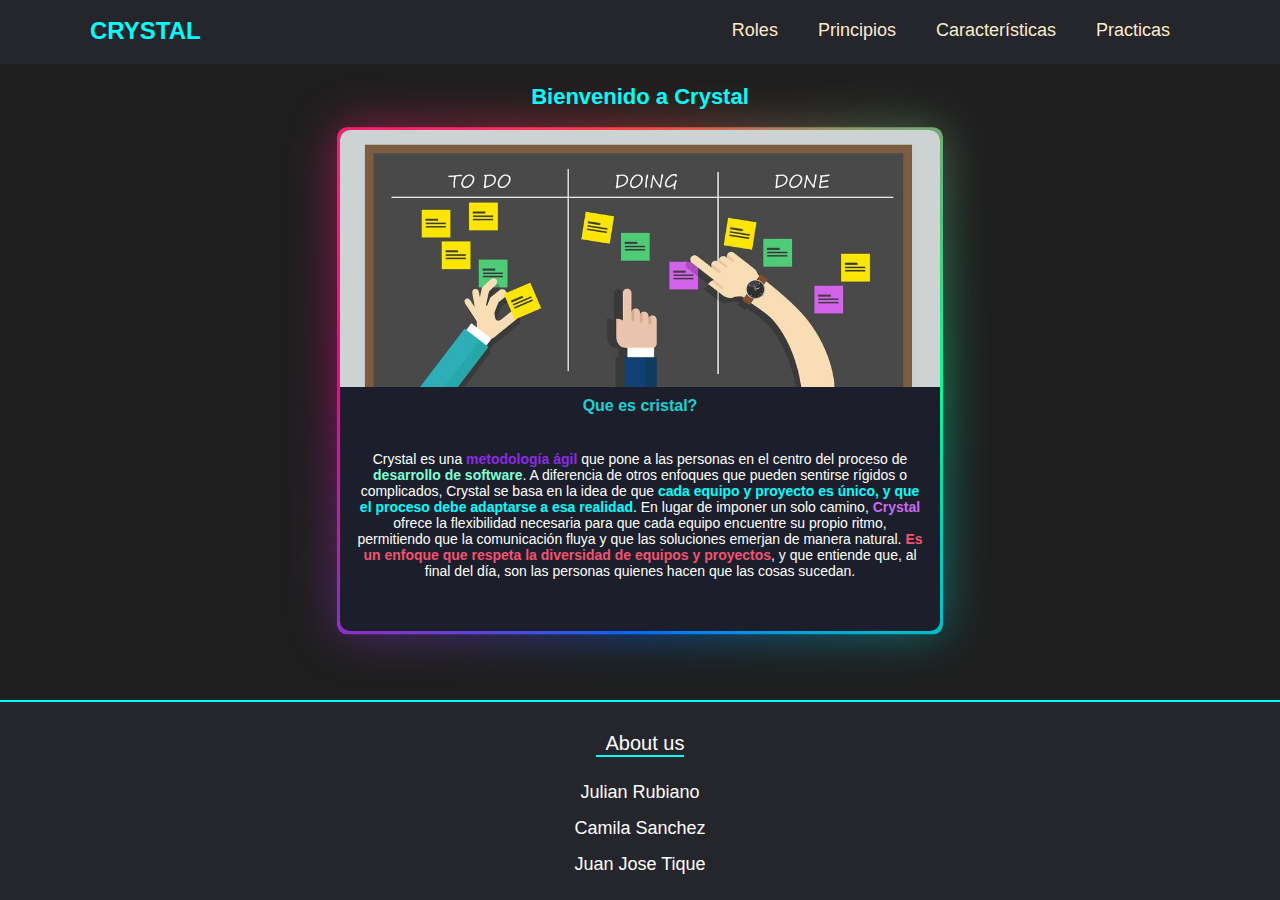
<file: index.html>
<!DOCTYPE html>
<html lang="es">
<head>
    <meta charset="UTF-8">
    <meta name="viewport" content="width=device-width, initial-scale=1.0">
    <title>Metodología Ágil Crystal</title>
    <link rel="icon" href="./Assets/bokuno.webp">
    <link rel="stylesheet" href="styles.css">
</head>
<body>
    <header>
      <div class="back">
        <div class="menu container">
          <a href="index.html" class="logo">Crystal</a>
          <input type="checkbox" id="menu">
          <label for="menu">
            <img src="./Assets/bokuno.webp" class="menu-icono" alt="yo">
          </label>
          <nav class="navbar">
            <ul>
              <li><a href="roles.html">Roles</a></li>
              <li><a href="principios.html">Principios</a></li>
              <li><a href="caracteristicas.html">Características</a></li>
              
              <li><a href="practicas.html">Practicas</a></li>
            </ul>
          </nav>

        </div>
      </div>
    </header>

    <section>
        <div class="content">
            <h2>Bienvenido a Crystal</h2>
            <div class="card">
              <img src="./Assets/crystal.jpg" alt="yo">
              <div>
                <h3>Que es cristal?</h3><br><br>
                <p>
                  Crystal es una <strong style="color: blueviolet;" >metodología ágil </strong>que pone a las personas en el centro del proceso de <strong style="color: aquamarine;">desarrollo de software</strong>. A diferencia de otros enfoques que pueden sentirse rígidos o complicados, Crystal se basa en la idea de que <strong style="color: cyan;">cada equipo y proyecto es único, y que el proceso debe adaptarse a esa realidad</strong>.
                  En lugar de imponer un solo camino, <Strong style="color: color-mix(in srgb-linear, rgb(233, 125, 233) 70% , blue);">Crystal</Strong> ofrece la flexibilidad necesaria para que cada equipo encuentre su propio ritmo, permitiendo que la comunicación fluya y que las soluciones emerjan de manera natural. <Strong style="color: rgb(241, 84, 115);">Es un enfoque que respeta la diversidad de equipos y proyectos</Strong>, y que entiende que, al final del día, son las personas quienes hacen que las cosas sucedan.
                </p>
              </div>
            </div>
        </div>
    </section>
    <footer class="footer">
      <div class="containerr">
        <div class="footer-row">
          <div class="footer-link">
            <h4> About us</h4>
            <ul>
              <li><a href="https://github.com/navitos/Software1" target="_blank">Julian Rubiano</a></li>
              <li><a href="#">Camila Sanchez</a></li>
              <li><a href="#">Juan Jose Tique</a></li>
            </ul>
          </div>
          
        </div>
      </div>
    </footer>
</body>
</html>
</file>
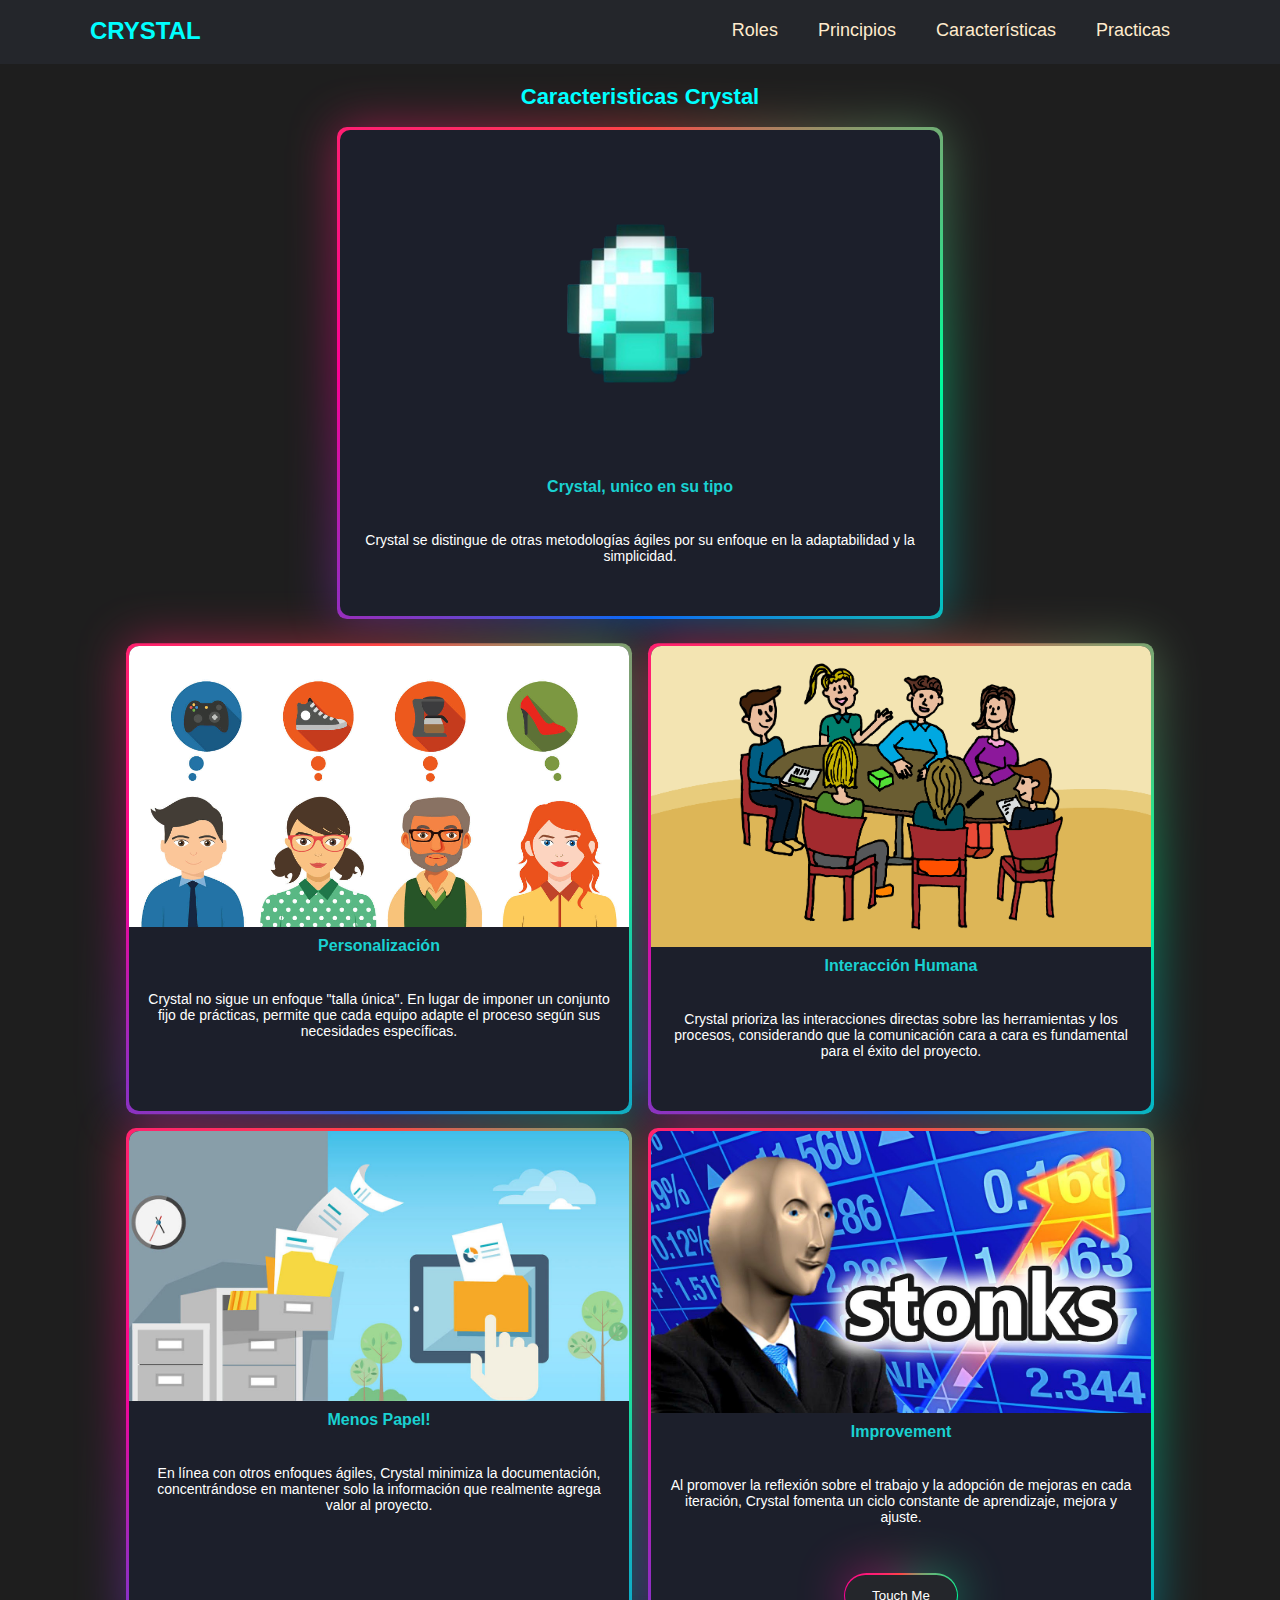
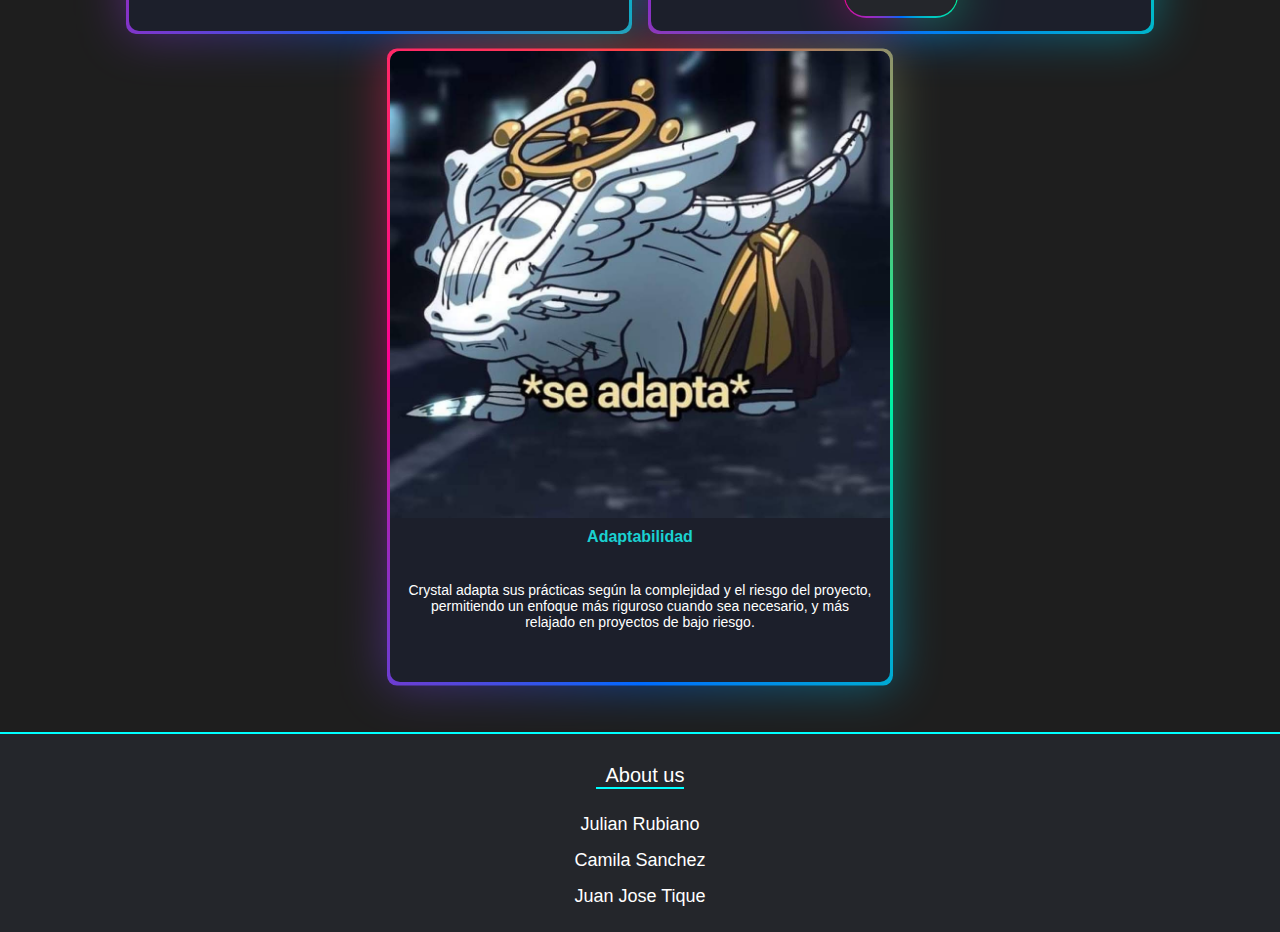
<file: caracteristicas.html>
<!DOCTYPE html>
<html lang="es">
<head>
    <meta charset="UTF-8">
    <meta name="viewport" content="width=device-width, initial-scale=1.0">
    <link rel="icon" href="./Assets/bokuno.webp">
    <title>Características - Metodología Ágil Crystal</title>
    <link rel="stylesheet" href="styles.css">
</head>
<body>
    <header>
        <div class="back">
          <div class="menu container">
            <a href="index.html" class="logo">Crystal</a>
            <input type="checkbox" id="menu">
            <label for="menu">
              <img src="./Assets/bokuno.webp" class="menu-icono" alt="yo">
            </label>
            <nav class="navbar">
              <ul>
                <li><a href="roles.html">Roles</a></li>
                <li><a href="principios.html">Principios</a></li>
                <li><a href="caracteristicas.html">Características</a></li>
                
                <li><a href="practicas.html">Practicas</a></li>
              </ul>
            </nav>
  
          </div>
        </div>
      </header>

      <section>
        <div class="content" id="hijo1">
            <h2>Caracteristicas Crystal</h2>
            <div class="card">
              <img src="./Assets/diamante2.png" alt="yo">
              <div>
                <h3>Crystal, unico en su tipo</h3><br><br>
                <p>
                  Crystal se distingue de otras metodologías ágiles por su enfoque en la adaptabilidad y la simplicidad. 
                </p>
              </div>
            </div>
        </div>
        <div class="row-content">
          <div class="card">
            <img src="./Assets/perso.png" alt="yo">
              <div>
                <h3>Personalización</h3><br><br>
                <p>
                  Crystal no sigue un enfoque "talla única". En lugar de imponer un conjunto fijo de prácticas, permite que cada equipo adapte el proceso según sus necesidades específicas.
                </p>
              </div>
          </div>
          <div class="card">
            <img src="./Assets/interaccion.png" alt="yo">
              <div>
                <h3>Interacción Humana</h3><br><br>
                <p>
                  Crystal prioriza las interacciones directas sobre las herramientas y los procesos, considerando que la comunicación cara a cara es fundamental para el éxito del proyecto.
                </p>
              </div>
          </div>
          <div class="card">
            <img src="./Assets/papel.jpg" alt="yo">
              <div>
                <h3>Menos Papel!</h3><br><br>
                <p>
                  En línea con otros enfoques ágiles, Crystal minimiza la documentación, concentrándose en mantener solo la información que realmente agrega valor al proyecto.
                </p>
              </div>
          </div>
          <div class="card" id="hijo3">
            <img src="./Assets/stonks.jpg" alt="yo">
              <div>
                <h3>Improvement</h3><br><br>
                <p>
                  Al promover la reflexión sobre el trabajo y la adopción de mejoras en cada iteración, Crystal fomenta un ciclo constante de aprendizaje, mejora y ajuste.
                </p>
                <button><a href="https://www.youtube.com/watch?v=OBpjM9n9TRg" target="_blank" style="color: white;">Touch Me</a>
                </button>
              </div>
          </div>
          
          <div class="card">
            <img src="./Assets/seadapta.jpg" alt="yo">
              <div>
                <h3>Adaptabilidad</h3><br><br>
                <p>
                  Crystal adapta sus prácticas según la complejidad y el riesgo del proyecto, permitiendo un enfoque más riguroso cuando sea necesario, y más relajado en proyectos de bajo riesgo.
                </p>
              </div>
          </div>
        </div>
    </section>

    <footer class="footer">
      <div class="containerr">
        <div class="footer-row">
          <div class="footer-link">
            <h4> About us</h4>
            <ul>
              <li><a href="https://github.com/navitos/Software1" target="_blank">Julian Rubiano</a></li>
              <li><a href="#">Camila Sanchez</a></li>
              <li><a href="#">Juan Jose Tique</a></li>
            </ul>
          </div>
          
        </div>
      </div>
    </footer>
</body>
</html>
</file>
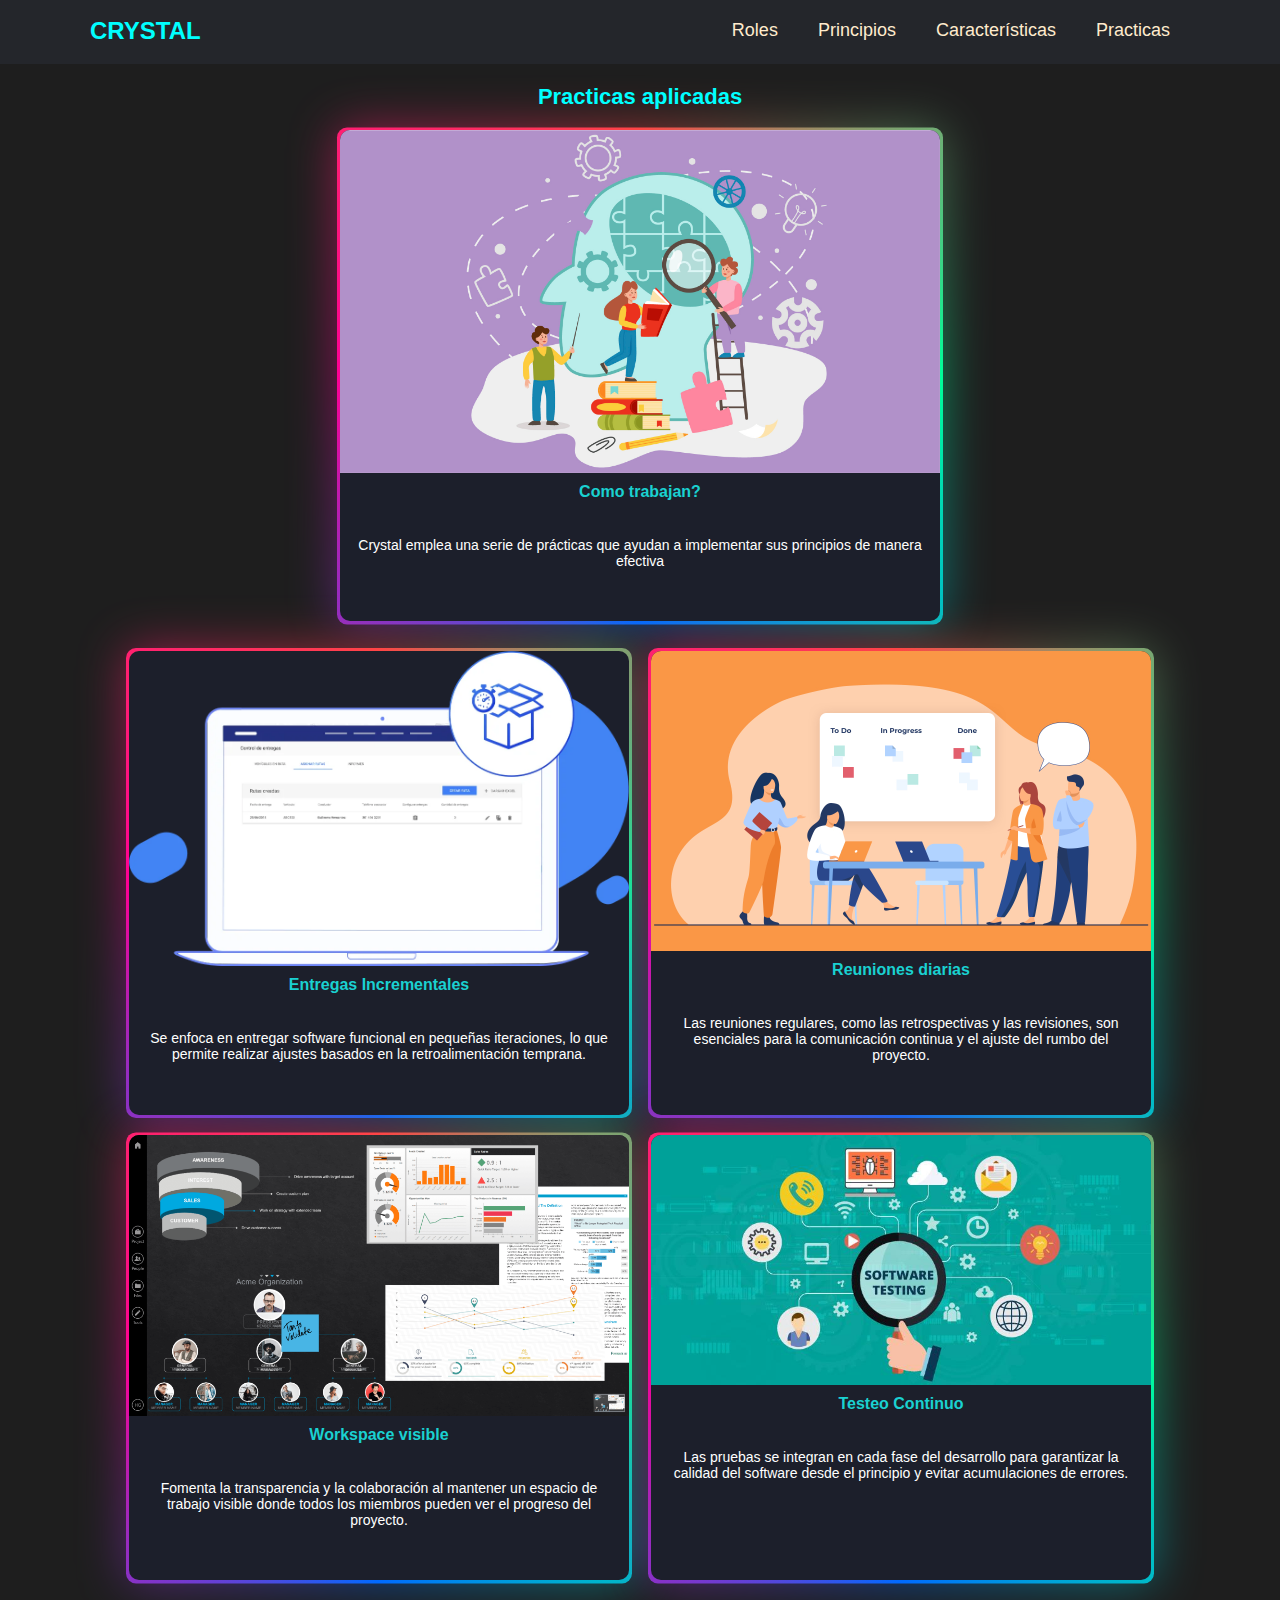
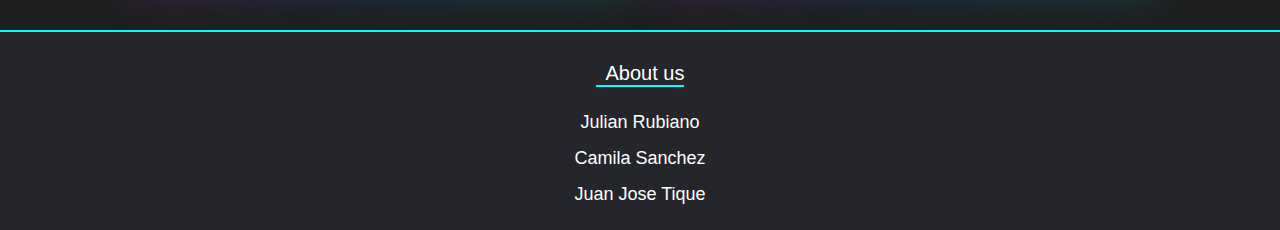
<file: practicas.html>
<!DOCTYPE html>
<html lang="es">
<head>
    <meta charset="UTF-8">
    <meta name="viewport" content="width=device-width, initial-scale=1.0">
    <link rel="icon" href="./Assets/bokuno.webp">
    <title>Prácticas - Metodología Ágil Crystal</title>
    <link rel="stylesheet" href="styles.css">
</head>
<body>
    <header>
        <div class="back">
          <div class="menu container">
            <a href="index.html" class="logo">Crystal</a>
            <input type="checkbox" id="menu">
            <label for="menu">
              <img src="./Assets/bokuno.webp" class="menu-icono" alt="yo">
            </label>
            <nav class="navbar">
              <ul>
                <li><a href="roles.html">Roles</a></li>
                <li><a href="principios.html">Principios</a></li>
                <li><a href="caracteristicas.html">Características</a></li>
                
                <li><a href="practicas.html">Practicas</a></li>
              </ul>
            </nav>
  
          </div>
        </div>
      </header>

      <section>
        <div class="content" id="hijo1">
            <h2>Practicas aplicadas</h2>
            <div class="card">
              <img src="./Assets/practica.jpg" alt="yo">
              <div>
                <h3>Como trabajan?</h3><br><br>
                <p>
                  Crystal emplea una serie de prácticas que ayudan a implementar sus principios de manera efectiva
                </p>
              </div>
            </div>
        </div>
        <div class="row-content">
          <div class="card">
            <img src="./Assets/entrega.webp" alt="yo">
              <div>
                <h3>Entregas Incrementales</h3><br><br>
                <p>
                  Se enfoca en entregar software funcional en pequeñas iteraciones, lo que permite realizar ajustes basados en la retroalimentación temprana.
                </p>
              </div>
          </div>
          <div class="card">
            <img src="./Assets/daily.jpg" alt="yo">
              <div>
                <h3>Reuniones diarias</h3><br><br>
                <p>
                  Las reuniones regulares, como las retrospectivas y las revisiones, son esenciales para la comunicación continua y el ajuste del rumbo del proyecto.
                </p>
              </div>
          </div>
          <div class="card">
            <img src="./Assets/workspace.webp" alt="yo">
              <div>
                <h3>Workspace visible</h3><br><br>
                <p>
                  Fomenta la transparencia y la colaboración al mantener un espacio de trabajo visible donde todos los miembros pueden ver el progreso del proyecto.
                </p>
              </div>
          </div>
          <div class="card">
            <img src="./Assets/testing.jpg" alt="yo">
              <div>
                <h3>Testeo Continuo</h3><br><br>
                <p>
                  Las pruebas se integran en cada fase del desarrollo para garantizar la calidad del software desde el principio y evitar acumulaciones de errores.
                </p>
              </div>
          </div>
        </div>
    </section>

    <footer class="footer">
      <div class="containerr">
        <div class="footer-row">
          <div class="footer-link">
            <h4> About us</h4>
            <ul>
              <li><a href="https://github.com/navitos/Software1" target="_blank">Julian Rubiano</a></li>
              <li><a href="#">Camila Sanchez</a></li>
              <li><a href="#">Juan Jose Tique</a></li>
            </ul>
          </div>
          
        </div>
      </div>
    </footer>
</body>
</html>
</file>
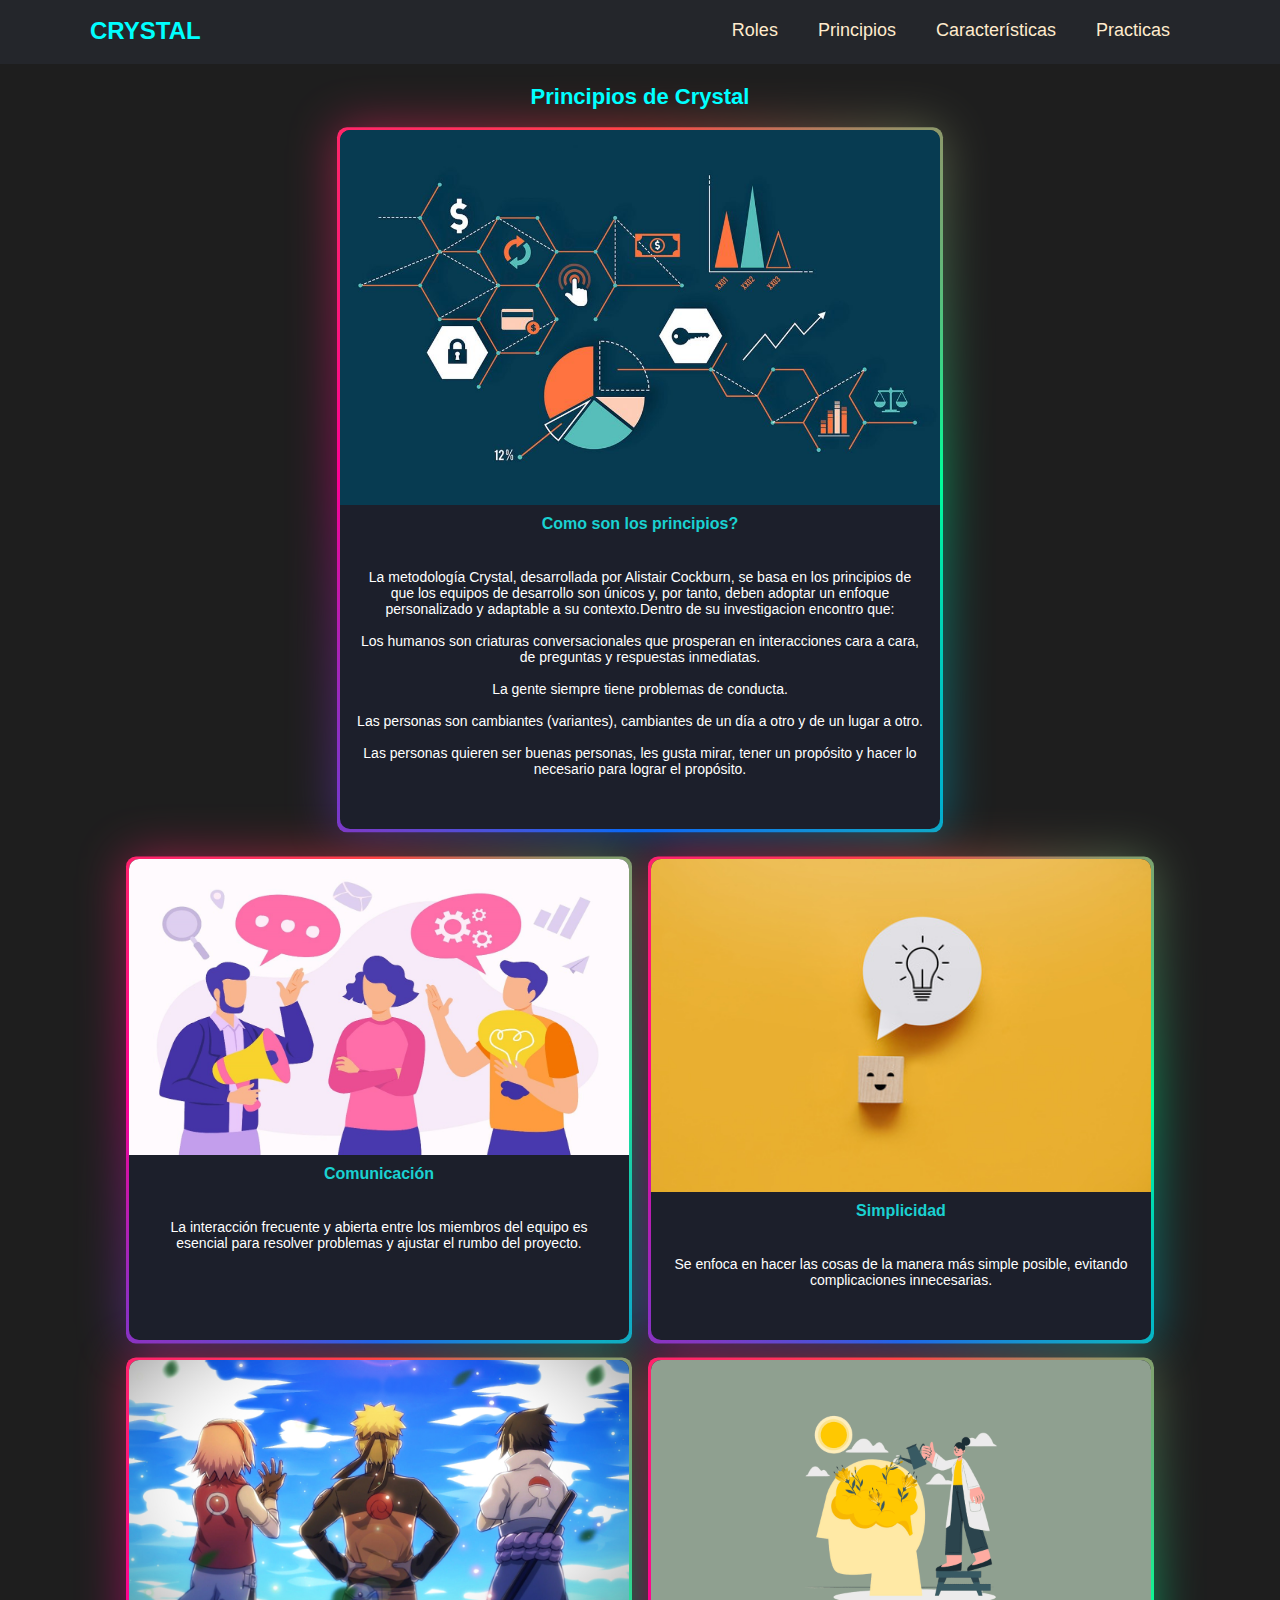
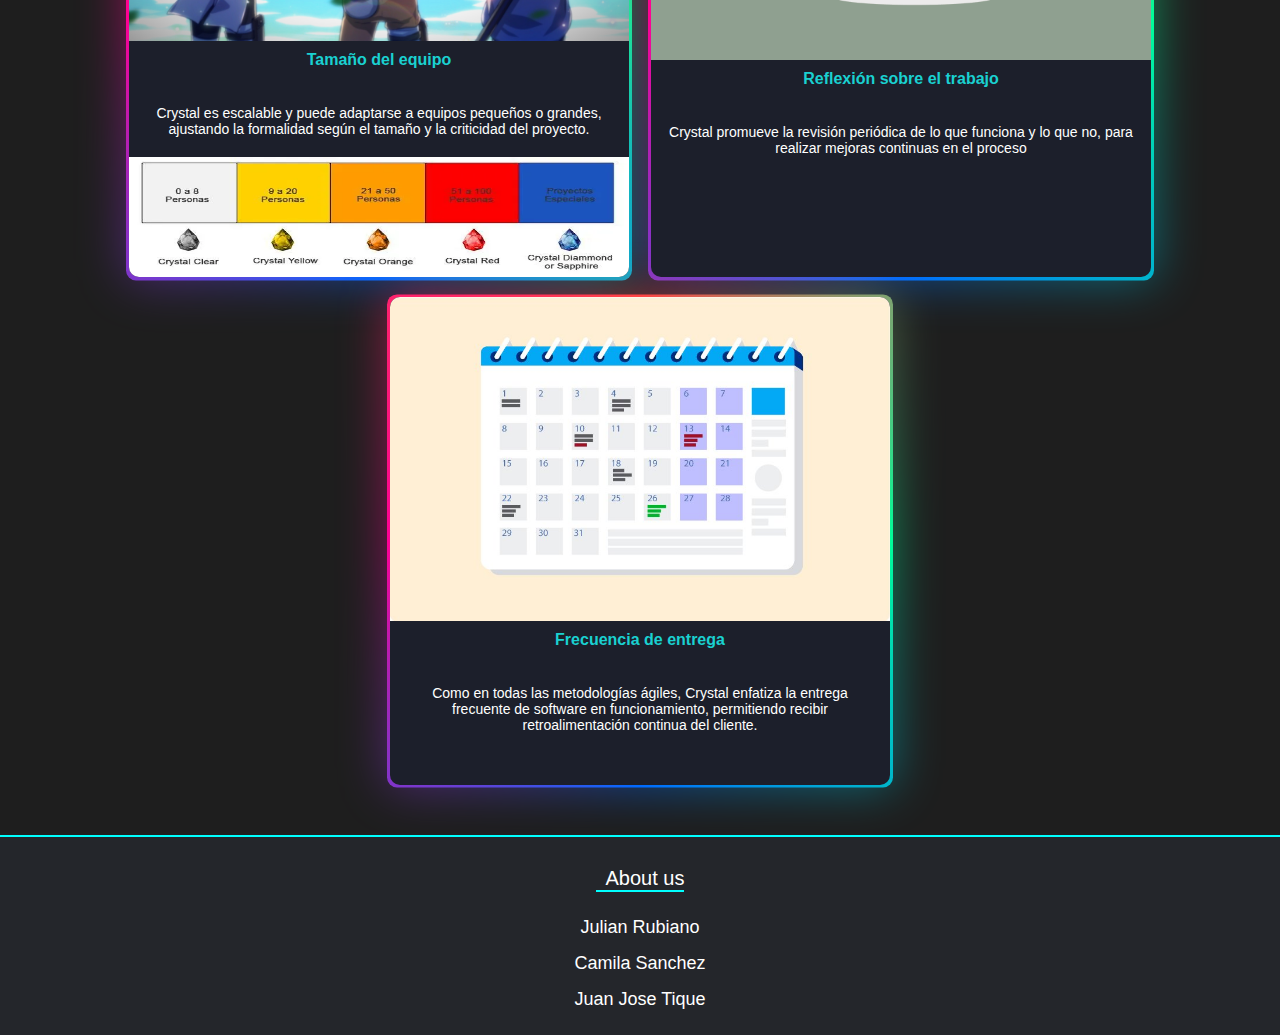
<file: principios.html>
<!DOCTYPE html>
<html lang="es">
<head>
    <meta charset="UTF-8">
    <meta name="viewport" content="width=device-width, initial-scale=1.0">
    <link rel="icon" href="./Assets/bokuno.webp">
    <title>Principios - Metodología Ágil Crystal</title>
    <link rel="stylesheet" href="styles.css">
</head>
<body>
    <header>
        <div class="back">
          <div class="menu container">
            <a href="index.html" class="logo">Crystal</a>
            <input type="checkbox" id="menu">
            <label for="menu">
              <img src="./Assets/bokuno.webp" class="menu-icono" alt="yo">
            </label>
            <nav class="navbar">
              <ul>
                <li><a href="roles.html">Roles</a></li>
                <li><a href="principios.html">Principios</a></li>
                <li><a href="caracteristicas.html">Características</a></li>
                
                <li><a href="practicas.html">Practicas</a></li>
              </ul>
            </nav>
  
          </div>
        </div>
      </header>

      <section>
        <div class="content" id="hijo1">
            <h2>Principios de Crystal</h2>
            <div class="card">
              <img src="./Assets/principios1.jpg" alt="yo">
              <div>
                <h3>Como son los principios?</h3><br><br>
                <p>
                  La metodología Crystal, desarrollada por Alistair Cockburn, se basa en los principios de que los equipos de desarrollo son únicos y, por tanto, deben adoptar un enfoque personalizado y adaptable a su contexto.Dentro de su investigacion encontro que: <br><br>
                  

                  Los humanos son criaturas conversacionales que prosperan en interacciones cara a cara, de preguntas y respuestas inmediatas. <br><br>

                  La gente siempre tiene problemas de conducta. <br><br>

                  Las personas son cambiantes (variantes), cambiantes de un día a otro y de un lugar a otro. <br><br>

                  Las personas quieren ser buenas personas, les gusta mirar, tener un propósito y hacer lo necesario para lograr el propósito.
                </p>
              </div>
            </div>
        </div>
        <div class="row-content">
          <div class="card">
            <img src="./Assets/comunicacionefectiva.jpg" alt="yo">
              <div>
                <h3>Comunicación</h3><br><br>
                <p>
                  La interacción frecuente y abierta entre los miembros del equipo es esencial para resolver problemas y ajustar el rumbo del proyecto.
                </p>
              </div>
          </div>
          <div class="card">
            <img src="./Assets/simplicidad.jfif" alt="yo">
              <div>
                <h3>Simplicidad</h3><br><br>
                <p>
                  Se enfoca en hacer las cosas de la manera más simple posible, evitando complicaciones innecesarias. 
                </p>
              </div>
          </div>
          <div class="card" id="hijo2">
            <img src="./Assets/equipo7.webp" alt="yo">
              <div>
                <h3>Tamaño del equipo</h3><br><br>
                <p>
                  Crystal es escalable y puede adaptarse a equipos pequeños o grandes, ajustando la formalidad según el tamaño y la criticidad del proyecto.
                </p>
              </div>
              <img src="./Assets/crystal2.webp" alt="crystal" id="crystal">
          </div>
          <div class="card">
            <img src="./Assets/reflexion.webp" alt="yo">
              <div>
                <h3>Reflexión sobre el trabajo</h3><br><br>
                <p>
                  Crystal promueve la revisión periódica de lo que funciona y lo que no, para realizar mejoras continuas en el proceso 
                </p>
              </div>
          </div>
          <div class="card">
            <img src="./Assets/frecuencia.jpg" alt="yo">
              <div>
                <h3>Frecuencia de entrega</h3><br><br>
                <p>
                  Como en todas las metodologías ágiles, Crystal enfatiza la entrega frecuente de software en funcionamiento, permitiendo recibir retroalimentación continua del cliente. 
                </p>
              </div>
          </div>
        </div>
    </section>

    <footer class="footer">
      <div class="containerr">
        <div class="footer-row">
          <div class="footer-link">
            <h4> About us</h4>
            <ul>
              <li><a href="https://github.com/navitos/Software1" target="_blank">Julian Rubiano</a></li>
              <li><a href="#">Camila Sanchez</a></li>
              <li><a href="#">Juan Jose Tique</a></li>
            </ul>
          </div>
          
        </div>
      </div>
    </footer>
</body>
</html>
</file>
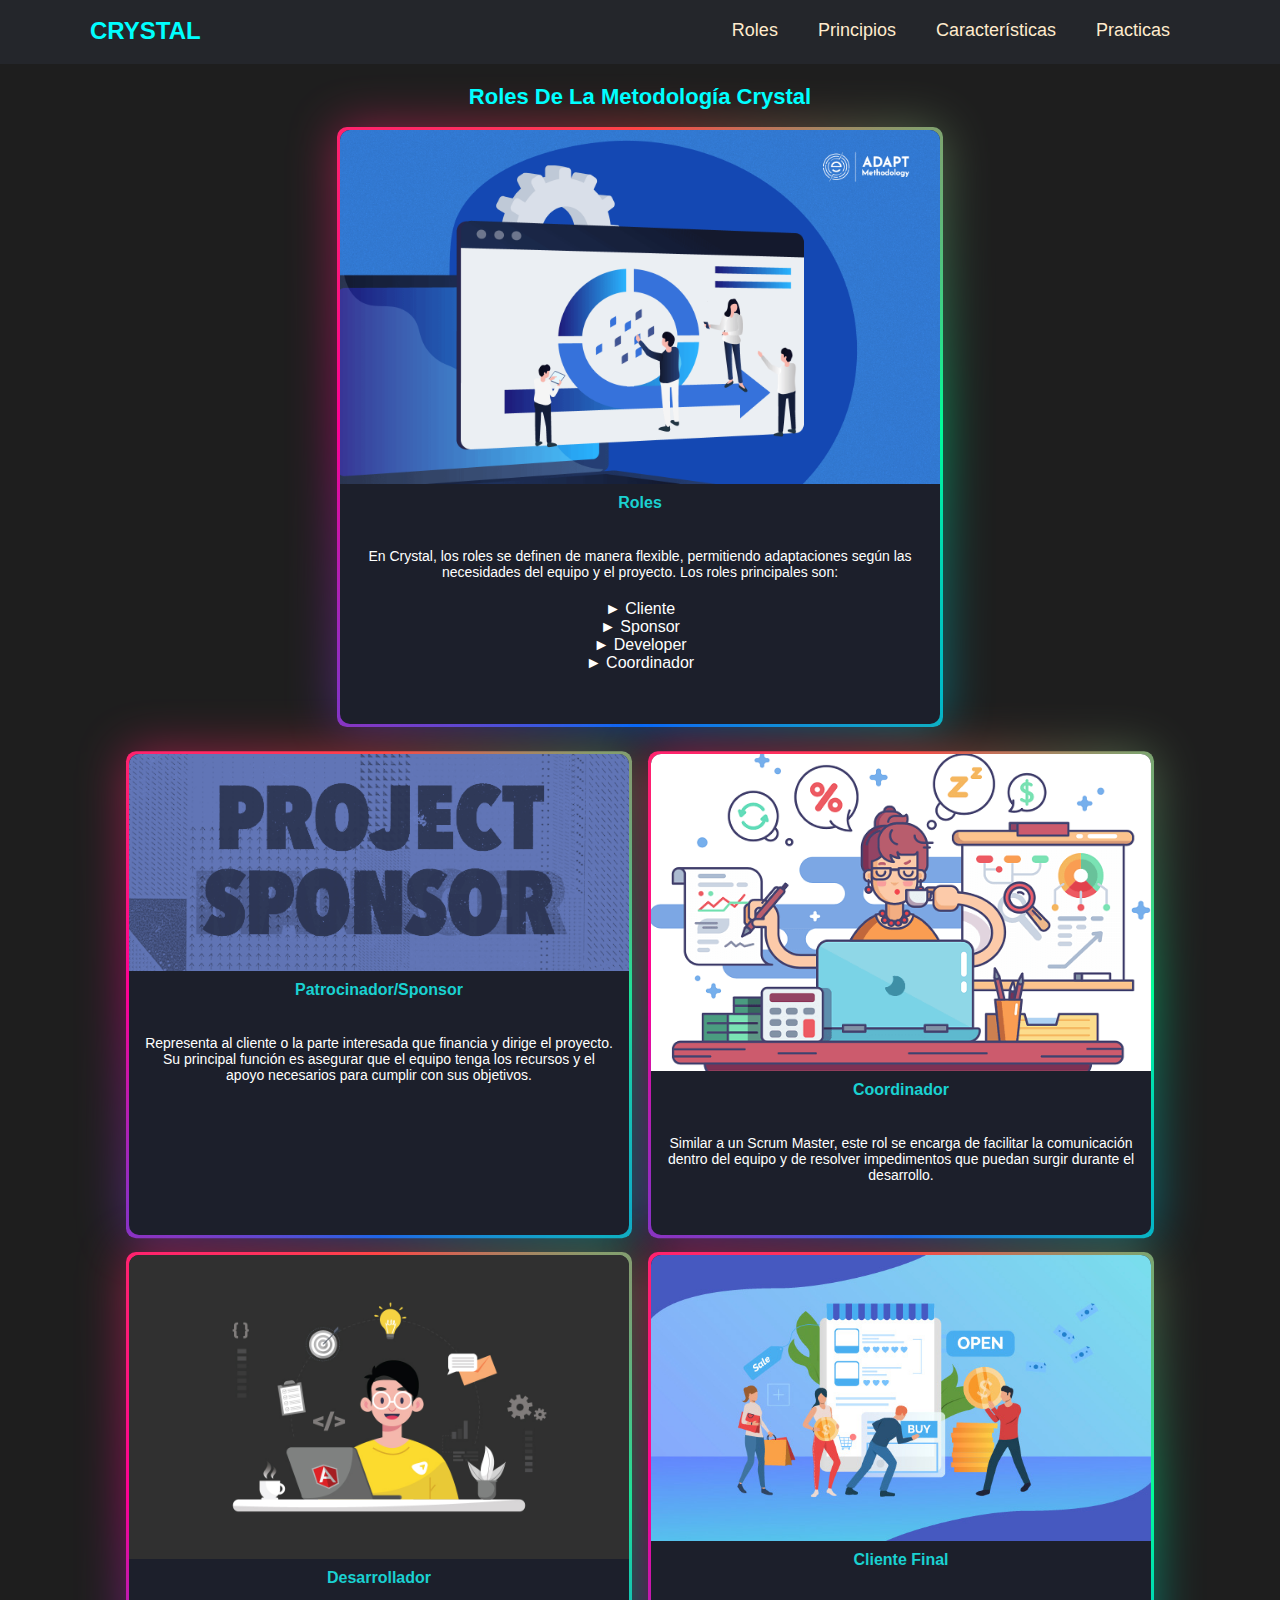
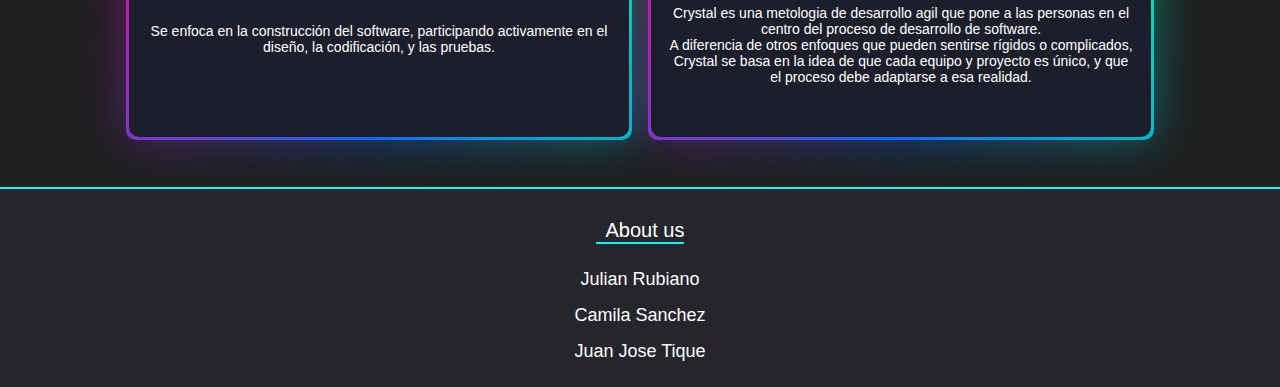
<file: roles.html>
<!DOCTYPE html>
<html lang="es">
<head>
    <meta charset="UTF-8">
    <meta name="viewport" content="width=device-width, initial-scale=1.0">
    <link rel="icon" href="./Assets/bokuno.webp">
    <title>Roles - Metodología Ágil Crystal</title>
    <link rel="stylesheet" href="styles.css">
</head>
<body>
    <header>
        <div class="back">
          <div class="menu container">
            <a href="index.html" class="logo">Crystal</a>
            <input type="checkbox" id="menu">
            <label for="menu">
              <img src="./Assets/bokuno.webp" class="menu-icono" alt="yo">
            </label>
            <nav class="navbar">
              <ul>
                <li><a href="roles.html">Roles</a></li>
                <li><a href="principios.html">Principios</a></li>
                <li><a href="caracteristicas.html">Características</a></li>
                
                <li><a href="practicas.html">Practicas</a></li>
              </ul>
            </nav>
  
          </div>
        </div>
      </header>

      <section>
        <div class="content" id="hijo1">
            <h2>Roles De La Metodología Crystal</h2>
            <div class="card">
              <img src="./Assets/rol1.webp" alt="yo">
              <div>
                <h3>Roles</h3><br><br>
                <p>
                  En Crystal, los roles se definen de manera flexible, permitiendo adaptaciones según las necesidades del equipo y el proyecto. Los roles principales son:
                  <br>
                  <ul>
                    <li>► Cliente</li>
                    <li>► Sponsor</li>
                    <li>► Developer</li>
                    <li>► Coordinador</li>
                  </ul>
                </p>
              </div>
            </div>
        </div>
        <div class="row-content">
          <div class="card">
            <img src="./Assets/rol2.webp" alt="yo">
              <div>
                <h3>Patrocinador/Sponsor</h3><br><br>
                <p>
                  Representa al cliente o la parte interesada que financia y dirige el proyecto. Su principal función es asegurar que el equipo tenga los recursos y el apoyo necesarios para cumplir con sus objetivos.
                </p>
              </div>
          </div>
          <div class="card">
            <img src="./Assets/rol3.webp" alt="yo">
              <div>
                <h3>Coordinador</h3><br><br>
                <p>
                  Similar a un Scrum Master, este rol se encarga de facilitar la comunicación dentro del equipo y de resolver impedimentos que puedan surgir durante el desarrollo.
                </p>
              </div>
          </div>
          <div class="card">
            <img src="./Assets/rol4.jpg" alt="yo">
              <div>
                <h3>Desarrollador</h3><br><br>
                <p>
                  Se enfoca en la construcción del software, participando activamente en el diseño, la codificación, y las pruebas.
                </p>
              </div>
          </div>
          <div class="card">
            <img src="./Assets/rol5.jpg" alt="yo">
              <div>
                <h3>Cliente Final</h3><br><br>
                <p>
                  Crystal es una metologia de desarrollo agil que pone a las personas en el centro del proceso de desarrollo de software.
                  <br> A diferencia de otros enfoques que pueden sentirse rígidos o complicados, Crystal se basa en la idea de que cada equipo y proyecto es único, y que el proceso debe adaptarse a esa realidad. 
                </p>
              </div>
          </div>
        </div>
    </section>

    <footer class="footer">
      <div class="containerr">
        <div class="footer-row">
          <div class="footer-link">
            <h4> About us</h4>
            <ul>
              <li><a href="https://github.com/navitos/Software1" target="_blank">Julian Rubiano</a></li>
              <li><a href="#">Camila Sanchez</a></li>
              <li><a href="#">Juan Jose Tique</a></li>
            </ul>
          </div>
          
        </div>
      </div>
    </footer>
</body>
</html>
</file>
<file: styles.css>
* {
    margin: 0;
    padding: 0;
    box-sizing: border-box;
    text-decoration: none;
    list-style: none;
}
body{
    background: linear-gradient( #1e1e1e,#1e1e1e);
    font-family: sans-serif;
    display: flex;
    flex-direction: column;
    min-height: 100dvh;
}
.container{
    max-width: 1100px;
    margin: 0 auto;
    

}
.back{
    padding: 32px 0;
    background-color: #24262B;
    
}
.menu{
    position: absolute;
    top: 0;
    left: 0;
    right: 0;
    display: flex;
    align-items: center;
    justify-content: space-between;
    z-index: 1000;
    
}
.logo{
    font-size: 24px;
    color: aqua;
    font-weight: 800;
    text-transform: uppercase;
}
.menu .navbar ul li{
    position: relative;
    float: left;

}
.menu .navbar ul li a{
    font-size: 18px;
    padding: 20px;
    color: blanchedalmond;
    display: block;
    
}
.menu .navbar ul li a:hover{
    font-size: 20px;
    color: aqua;
    transition: all 0.3s ease;
    
}

#menu{
    display: none;
}
.menu-icono{
    width: 50px;
    border-radius: 50%;
    
}
.menu label{
    cursor: pointer;
    display: none;
}

@media(max-width:991px){
    .menu{
        padding: 10px 100px 20px 100px ;
    }
    .menu label{
        display: initial;
    }
    .back{
        padding: 43px 0;
        text-align: center;
    }
    .back .navbar li a{
        border-bottom:2px solid #0081c2;
        display: inline-block;
        padding: 10px;
    }
    .menu .navbar{
        position: absolute;
        top: 100%;
        left: 0;
        right: 0;
        background-color: #24262B;
        display: none;
    }
    .menu .navbar ul li {
        width: 100%;
    }

    #menu:checked~.navbar{
        display: initial;
    }
}

.footer {
    background-color: #24262B;
    padding: 20px 0;
    bottom: 0;
    
    color: white;
    margin-top: auto;
    max-height: 200px;
    border-top: aqua 2px solid;
    
}
.containerr{
    max-width: 1200px;
    margin: 0 auto;
  }
.footer-row{
    padding: 10px;
    display: flex;
    flex-wrap:wrap;
    align-items: center;
    text-align: center;
}
.footer-link{
    width: 100%;
    padding: 0 15px;

}

.footer-link h4 {
    font-size: 20px;
    margin-bottom: 25px;
    font-weight: 500;
    border-bottom: 2px solid aqua;
    padding: 0 0 0 10px;
    display: inline-block;
}
.footer-link ul li a {
    font-size: 18px;
    text-decoration: none;
    display: block;
    margin-bottom: 15px;
    transition: all .3s ease;
    color: white;
}
.footer-link ul li a:hover {
    color: aqua;
    padding-left: 6px;
}
.footer-img{
    padding-top: 30px;
    padding-left: 50px;
    
}
.img-footer{
    width:120px;
    padding-right: 10px;
    text-align: center; 
}

.content{
    display: flex;
    box-sizing: border-box;
    flex-direction: column;
    position: relative;
    max-width: 80%;
    margin-left: 10%;
    margin-right: 10%;
    margin-bottom: 50px;

}
.content h2{
    font-size: 22px;
    color: aqua;
    text-align: center;
    margin-bottom: 20px;
    margin-top: 20px;
}
.card{
    display: flex;
    flex-direction: column;
    max-width: 600px;
    p{
        color: #ffffff;
        margin-left: 1rem ;
        font-size: 14px;
        margin-right: 1rem; 
        margin-bottom: 20px;   
    }
    ul li{
        color: white;
        text-decoration:dotted;
        text-align: center;
    }
}
.card img{
    width: 100%;
    border-radius: 10px 10px 0 0;
}
.card h3{
    color: rgb(26, 209, 209);
    font-size: 16px;
    text-align: center;
    margin: 10px 0 0 0;
}
.card{
    margin: 0 auto;
    padding-bottom: 2em;
    background: #1c1f2b;
    text-align: center;
    border-radius: 10px;
    position: relative;
}
  
@property --angle{
    syntax: "<angle>";
    initial-value: 0deg;
    inherits: false;
}
  
.card::after, .card::before{
    content: '';
    position: absolute;
    height: 100%;
    width: 100%;
    background-image: conic-gradient(from var(--angle), #ff4545, #00ff99, #006aff, #ff0095, #ff4545);
    top: 50%;
    left: 50%;
    translate: -50% -50%;
    z-index: -1;
    padding: 3px;
    border-radius: 10px;
    animation: 3s spin linear infinite;
}
.card::before{
    filter: blur(1.5rem);
    opacity: 0.5;
}
@keyframes spin{
    from{
      --angle: 0deg;
    }
    to{
      --angle: 360deg;
    }
}

.row-content{
    display: flex;
    padding-top: 30px;
    position: relative;
    max-width: 80%;
    min-width: 30%;
    margin-left: 10%;
    margin-right: 10%;
    padding-bottom: 50px;
    flex-wrap: wrap;
    gap:20px;
    .card{
        min-width: 200px;
        max-width: 500px;
        
    }
}
#hijo1{
    max-width: 600px;
    margin: auto;
}
#crystal{
    height: 120px;
    border-radius: 0 0 10px 10px;
    bottom: 0;
    margin-bottom: 0;
    padding-bottom: 0;

}
#hijo2{
    margin-bottom: 0;
    padding-bottom: 0;
}
#hijo3{
    margin-bottom: 0;
    padding-bottom: 0;
    img{
        z-index: 3;
    }
    div{
        z-index: 2;
    }
    p{
        margin-bottom: 50px;
    }
    button{
        
        padding: 1em 2em;
        background-color: #24262B;
        border:none;
        color: #f0f0f0;
        border-radius: 1000px;
        font-family: 'Segoe UI', Tahoma, Geneva, Verdana, sans-serif;
        position: relative;
        display: flex;
        justify-content: center;
        align-items: center;
        margin-bottom: 10px;
        margin:auto;
        margin-bottom: 15px;
        bottom: 0;
       
            
    }
    button::after, button::before{
        content: '';
        position: absolute;
        height: 107%;
        width:103%;
        border-radius: 1000px;
        background-image: conic-gradient(from var(--angle), #ff4545, #00ff99, #006aff, #ff0095, #ff4545);
        animation: 3s spin linear infinite;
        z-index:-1;
    
    }
    button:hover{
       
        color: aqua;
        font-size: 16px;
        font-weight: bold;
        transition: all 0.3s ease;
        
        
    }
    button::before{
        filter: blur(1.5rem);
        opacity: 0.5;
    }
}
</file>
